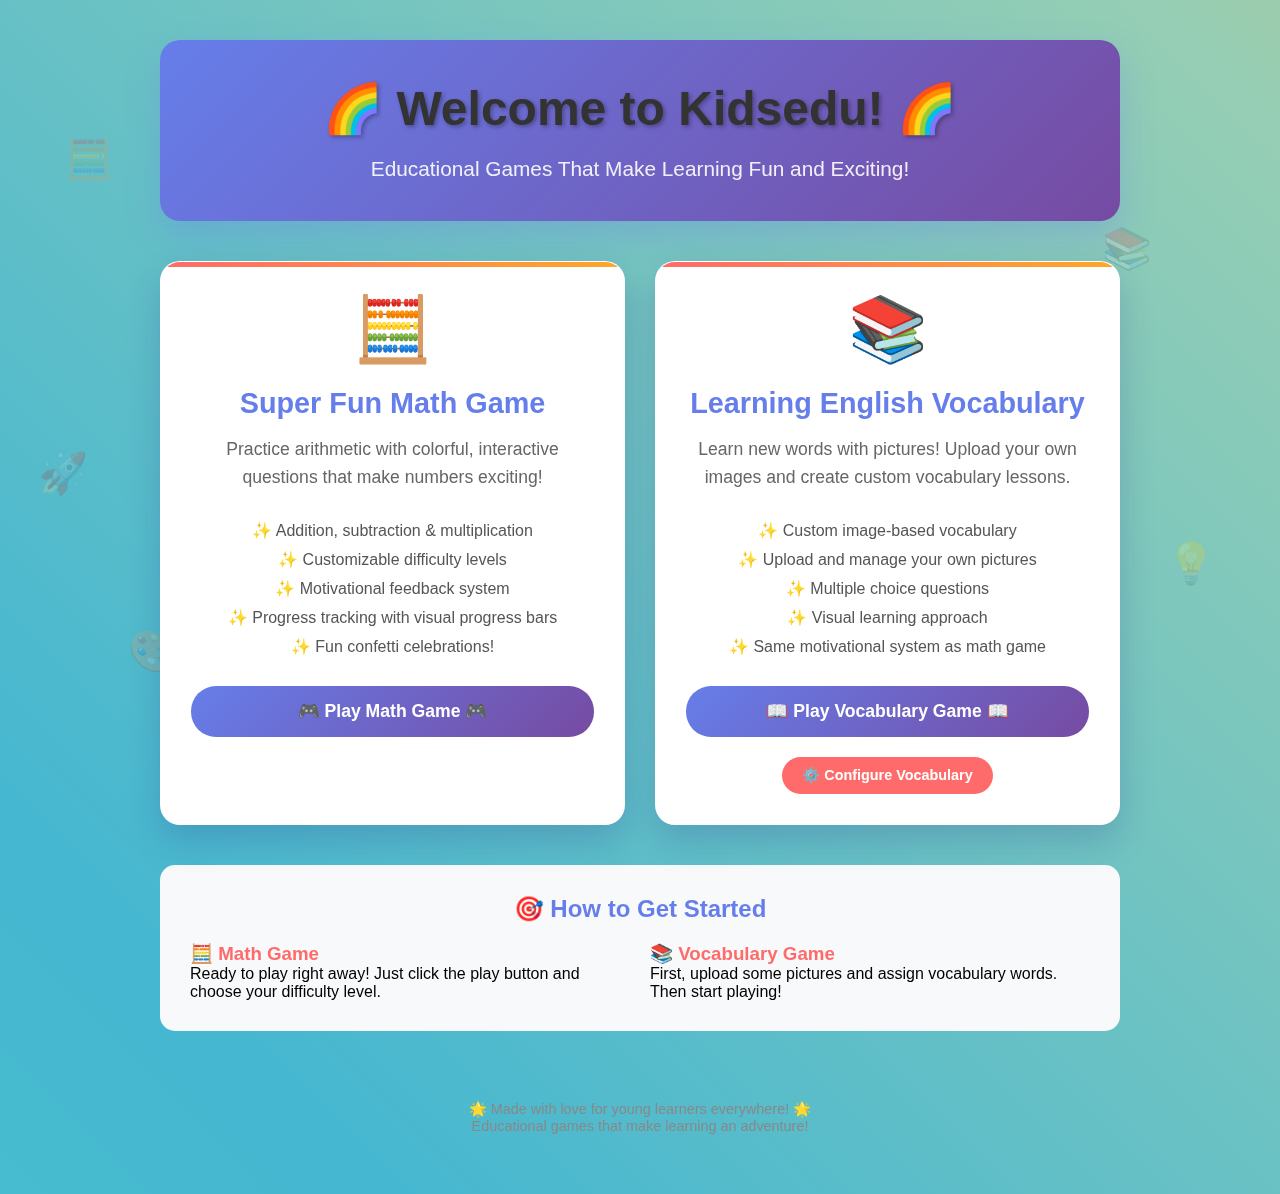
<file: static/index.html>
<!DOCTYPE html>
<html lang="en">
<head>
    <meta charset="UTF-8">
    <meta name="viewport" content="width=device-width, initial-scale=1.0">
    <title>🌈 Kidsedu - Educational Games for Kids! 🌈</title>
    <link rel="stylesheet" href="/static/math_game.css">
    <style>
        .home-container {
            max-width: 1000px;
            margin: 0 auto;
            padding: 20px;
            text-align: center;
        }
        
        .welcome-section {
            background: linear-gradient(135deg, #667eea 0%, #764ba2 100%);
            color: white;
            padding: 40px 20px;
            border-radius: 20px;
            margin-bottom: 40px;
            box-shadow: 0 15px 35px rgba(102, 126, 234, 0.3);
        }
        
        .welcome-section h1 {
            font-size: 3rem;
            margin-bottom: 20px;
            text-shadow: 2px 2px 4px rgba(0,0,0,0.3);
        }
        
        .welcome-section p {
            font-size: 1.3rem;
            margin-bottom: 0;
            opacity: 0.9;
        }
        
        .games-grid {
            display: grid;
            grid-template-columns: repeat(auto-fit, minmax(400px, 1fr));
            gap: 30px;
            margin-bottom: 40px;
        }
        
        .game-card {
            background: white;
            border-radius: 20px;
            padding: 30px;
            box-shadow: 0 15px 35px rgba(31, 38, 135, 0.2);
            border: 1px solid rgba(255, 255, 255, 0.18);
            transition: all 0.3s ease;
            position: relative;
            overflow: hidden;
        }
        
        .game-card:hover {
            transform: translateY(-10px);
            box-shadow: 0 20px 40px rgba(31, 38, 135, 0.3);
        }
        
        .game-card::before {
            content: '';
            position: absolute;
            top: 0;
            left: 0;
            right: 0;
            height: 5px;
            background: linear-gradient(135deg, #ff6b6b 0%, #ffa726 100%);
        }
        
        .game-icon {
            font-size: 4rem;
            margin-bottom: 20px;
            display: block;
        }
        
        .game-title {
            font-size: 1.8rem;
            font-weight: bold;
            color: #667eea;
            margin-bottom: 15px;
        }
        
        .game-description {
            color: #666;
            font-size: 1.1rem;
            margin-bottom: 25px;
            line-height: 1.6;
        }
        
        .game-features {
            list-style: none;
            padding: 0;
            margin-bottom: 25px;
        }
        
        .game-features li {
            padding: 5px 0;
            color: #555;
        }
        
        .game-features li::before {
            content: '✨ ';
            color: #ffa726;
        }
        
        .play-btn {
            display: inline-block;
            padding: 15px 30px;
            background: linear-gradient(135deg, #667eea 0%, #764ba2 100%);
            color: white;
            text-decoration: none;
            border-radius: 25px;
            font-weight: bold;
            font-size: 1.1rem;
            transition: all 0.3s ease;
            border: none;
            cursor: pointer;
            width: 100%;
            margin-bottom: 10px;
        }
        
        .play-btn:hover {
            transform: translateY(-2px);
            box-shadow: 0 8px 20px rgba(102, 126, 234, 0.3);
        }
        
        .config-btn {
            display: inline-block;
            padding: 10px 20px;
            background: #ff6b6b;
            color: white;
            text-decoration: none;
            border-radius: 20px;
            font-weight: bold;
            font-size: 0.9rem;
            transition: all 0.3s ease;
            margin-top: 10px;
        }
        
        .config-btn:hover {
            background: #ff5252;
            transform: translateY(-2px);
        }
        
        .floating-symbols {
            position: fixed;
            font-size: 2.5rem;
            color: rgba(102, 126, 234, 0.2);
            animation: float 8s ease-in-out infinite;
            pointer-events: none;
            z-index: -1;
        }
        
        .floating-symbols:nth-child(1) { top: 15%; left: 5%; animation-delay: 0s; }
        .floating-symbols:nth-child(2) { top: 25%; right: 10%; animation-delay: 1.5s; }
        .floating-symbols:nth-child(3) { bottom: 25%; left: 10%; animation-delay: 3s; }
        .floating-symbols:nth-child(4) { bottom: 35%; right: 15%; animation-delay: 4.5s; }
        .floating-symbols:nth-child(5) { top: 50%; left: 3%; animation-delay: 6s; }
        .floating-symbols:nth-child(6) { top: 60%; right: 5%; animation-delay: 7.5s; }
        
        @keyframes float {
            0%, 100% { transform: translateY(0px) rotate(0deg); opacity: 0.2; }
            25% { transform: translateY(-25px) rotate(10deg); opacity: 0.4; }
            50% { transform: translateY(-15px) rotate(-10deg); opacity: 0.3; }
            75% { transform: translateY(-20px) rotate(5deg); opacity: 0.4; }
        }
        
        .footer {
            margin-top: 50px;
            padding: 20px;
            color: #888;
            font-size: 0.9rem;
        }
        
        @media (max-width: 768px) {
            .welcome-section h1 {
                font-size: 2rem;
            }
            
            .welcome-section p {
                font-size: 1.1rem;
            }
            
            .games-grid {
                grid-template-columns: 1fr;
                gap: 20px;
            }
            
            .game-card {
                padding: 20px;
            }
        }
    </style>
</head>
<body>
    <!-- Floating educational symbols -->
    <div class="floating-symbols">🧮</div>
    <div class="floating-symbols">📚</div>
    <div class="floating-symbols">🎨</div>
    <div class="floating-symbols">🌟</div>
    <div class="floating-symbols">🚀</div>
    <div class="floating-symbols">💡</div>

    <div class="home-container">
        <div class="welcome-section">
            <h1>🌈 Welcome to Kidsedu! 🌈</h1>
            <p>Educational Games That Make Learning Fun and Exciting!</p>
        </div>
        
        <div class="games-grid">
            <!-- Math Game Card -->
            <div class="game-card">
                <div class="game-icon">🧮</div>
                <div class="game-title">Super Fun Math Game</div>
                <div class="game-description">
                    Practice arithmetic with colorful, interactive questions that make numbers exciting!
                </div>
                <ul class="game-features">
                    <li>Addition, subtraction & multiplication</li>
                    <li>Customizable difficulty levels</li>
                    <li>Motivational feedback system</li>
                    <li>Progress tracking with visual progress bars</li>
                    <li>Fun confetti celebrations!</li>
                </ul>
                <a href="/math" class="play-btn">🎮 Play Math Game 🎮</a>
            </div>
            
            <!-- Vocabulary Game Card -->
            <div class="game-card">
                <div class="game-icon">📚</div>
                <div class="game-title">Learning English Vocabulary</div>
                <div class="game-description">
                    Learn new words with pictures! Upload your own images and create custom vocabulary lessons.
                </div>
                <ul class="game-features">
                    <li>Custom image-based vocabulary</li>
                    <li>Upload and manage your own pictures</li>
                    <li>Multiple choice questions</li>
                    <li>Visual learning approach</li>
                    <li>Same motivational system as math game</li>
                </ul>
                <a href="/vocabulary" class="play-btn">📖 Play Vocabulary Game 📖</a>
                <a href="/vocabulary/config" class="config-btn">⚙️ Configure Vocabulary</a>
            </div>
        </div>
        
        <div style="background: #f8f9fa; padding: 30px; border-radius: 15px; margin-bottom: 30px;">
            <h2 style="color: #667eea; margin-bottom: 20px;">🎯 How to Get Started</h2>
            <div style="display: grid; grid-template-columns: repeat(auto-fit, minmax(250px, 1fr)); gap: 20px; text-align: left;">
                <div>
                    <h3 style="color: #ff6b6b;">🧮 Math Game</h3>
                    <p>Ready to play right away! Just click the play button and choose your difficulty level.</p>
                </div>
                <div>
                    <h3 style="color: #ff6b6b;">📚 Vocabulary Game</h3>
                    <p>First, upload some pictures and assign vocabulary words. Then start playing!</p>
                </div>
            </div>
        </div>
        
        <div class="footer">
            <p>🌟 Made with love for young learners everywhere! 🌟</p>
            <p>Educational games that make learning an adventure!</p>
        </div>
    </div>

    <script>
        // Add some interactive hover effects
        document.querySelectorAll('.game-card').forEach(card => {
            card.addEventListener('mouseenter', () => {
                card.style.transform = 'translateY(-10px) scale(1.02)';
            });
            
            card.addEventListener('mouseleave', () => {
                card.style.transform = 'translateY(0) scale(1)';
            });
        });

        // Add click effect for buttons
        document.querySelectorAll('.play-btn, .config-btn').forEach(btn => {
            btn.addEventListener('click', (e) => {
                // Create ripple effect
                const ripple = document.createElement('span');
                const rect = btn.getBoundingClientRect();
                const size = Math.max(rect.width, rect.height);
                const x = e.clientX - rect.left - size / 2;
                const y = e.clientY - rect.top - size / 2;
                
                ripple.style.cssText = `
                    position: absolute;
                    width: ${size}px;
                    height: ${size}px;
                    left: ${x}px;
                    top: ${y}px;
                    background: rgba(255, 255, 255, 0.3);
                    border-radius: 50%;
                    transform: scale(0);
                    animation: ripple 0.6s linear;
                    pointer-events: none;
                `;
                
                btn.style.position = 'relative';
                btn.style.overflow = 'hidden';
                btn.appendChild(ripple);
                
                setTimeout(() => ripple.remove(), 600);
            });
        });
        
        // Add ripple animation
        const style = document.createElement('style');
        style.textContent = `
            @keyframes ripple {
                to {
                    transform: scale(4);
                    opacity: 0;
                }
            }
        `;
        document.head.appendChild(style);
    </script>
</body>
</html>
</file>
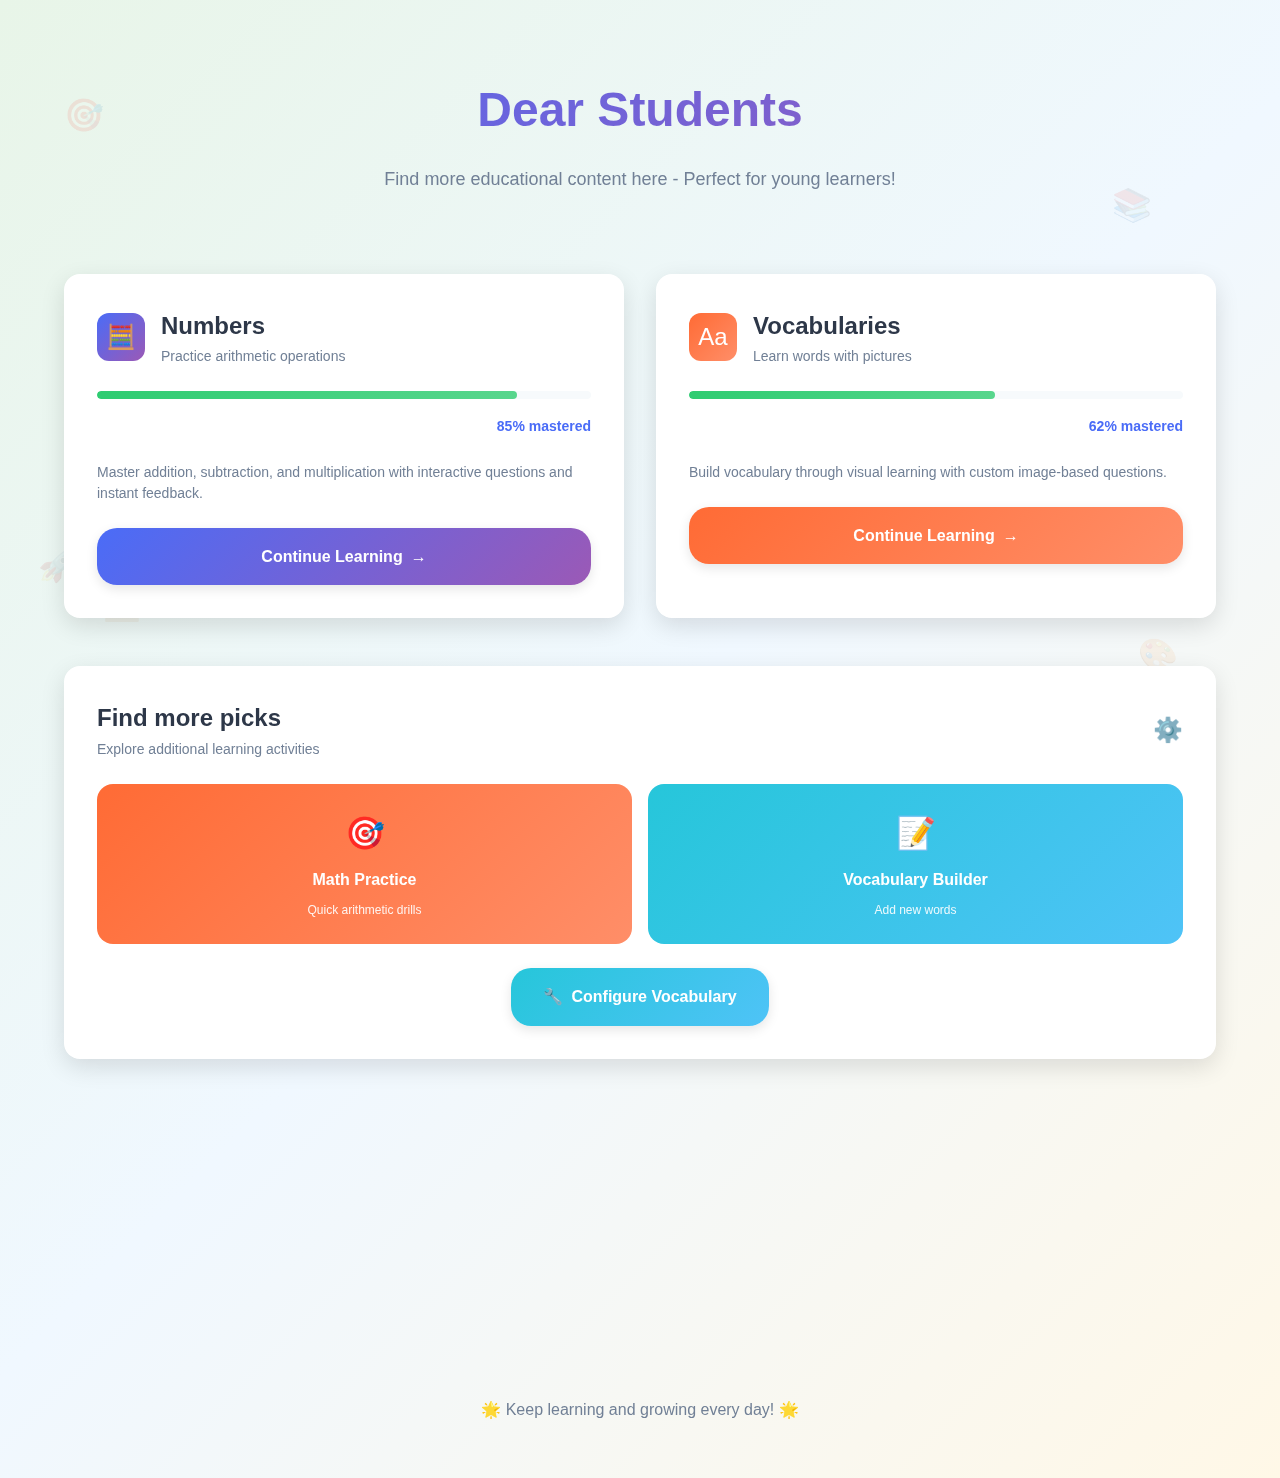
<file: static/index_modern.html>
<!DOCTYPE html>
<html lang="en">
<head>
    <meta charset="UTF-8">
    <meta name="viewport" content="width=device-width, initial-scale=1.0">
    <title>Kidsedu - Educational Games for Kids</title>
    <link rel="stylesheet" href="/static/modern_design.css">
</head>
<body>
    <!-- Floating elements -->
    <div class="floating-element" style="top: 10%; left: 5%; animation-delay: 0s;">🎯</div>
    <div class="floating-element" style="top: 20%; right: 10%; animation-delay: 1.5s;">📚</div>
    <div class="floating-element" style="bottom: 30%; left: 8%; animation-delay: 3s;">🧮</div>
    <div class="floating-element" style="bottom: 20%; right: 5%; animation-delay: 4.5s;">⭐</div>
    <div class="floating-element" style="top: 60%; left: 3%; animation-delay: 6s;">🚀</div>
    <div class="floating-element" style="top: 70%; right: 8%; animation-delay: 7.5s;">🎨</div>

    <div class="modern-container">
        <!-- Hero Section -->
        <div class="game-hero">
            <h1>Dear Students</h1>
            <p>Find more educational content here - Perfect for young learners!</p>
        </div>

        <!-- Main Game Cards -->
        <div class="modern-grid modern-grid-2" style="margin-bottom: 3rem;">
            <!-- Math Game Card -->
            <div class="modern-card animate-slide-in" style="animation-delay: 0.1s;">
                <div class="modern-card-header">
                    <div class="modern-card-icon" style="background: var(--gradient-blue);">
                        <span>🧮</span>
                    </div>
                    <div>
                        <h3 class="modern-card-title">Numbers</h3>
                        <p class="modern-card-subtitle">Practice arithmetic operations</p>
                    </div>
                </div>
                
                <div class="modern-progress">
                    <div class="modern-progress-fill" style="width: 85%"></div>
                </div>
                <div class="modern-progress-text">85% mastered</div>
                
                <div style="margin: 1.5rem 0;">
                    <p style="color: #718096; font-size: 14px; line-height: 1.5;">
                        Master addition, subtraction, and multiplication with interactive questions and instant feedback.
                    </p>
                </div>
                
                <a href="/math" class="modern-btn modern-btn-primary" style="width: 100%;">
                    <span>Continue Learning</span>
                    <span>→</span>
                </a>
            </div>

            <!-- Vocabulary Game Card -->
            <div class="modern-card animate-slide-in" style="animation-delay: 0.2s;">
                <div class="modern-card-header">
                    <div class="modern-card-icon" style="background: var(--gradient-orange);">
                        <span>Aa</span>
                    </div>
                    <div>
                        <h3 class="modern-card-title">Vocabularies</h3>
                        <p class="modern-card-subtitle">Learn words with pictures</p>
                    </div>
                </div>
                
                <div class="modern-progress">
                    <div class="modern-progress-fill" style="width: 62%"></div>
                </div>
                <div class="modern-progress-text">62% mastered</div>
                
                <div style="margin: 1.5rem 0;">
                    <p style="color: #718096; font-size: 14px; line-height: 1.5;">
                        Build vocabulary through visual learning with custom image-based questions.
                    </p>
                </div>
                
                <a href="/vocabulary" class="modern-btn modern-btn-secondary" style="width: 100%;">
                    <span>Continue Learning</span>
                    <span>→</span>
                </a>
            </div>
        </div>

        <!-- Quick Actions Section -->
        <div class="modern-card animate-slide-in" style="animation-delay: 0.3s; margin-bottom: 3rem;">
            <div class="modern-card-header" style="justify-content: space-between;">
                <div>
                    <h3 class="modern-card-title">Find more picks</h3>
                    <p class="modern-card-subtitle">Explore additional learning activities</p>
                </div>
                <div style="font-size: 24px;">⚙️</div>
            </div>
            
            <div class="modern-grid modern-grid-2" style="gap: 1rem;">
                <div style="background: var(--gradient-orange); border-radius: var(--radius-lg); padding: 1.5rem; color: white; text-align: center;">
                    <div style="font-size: 2rem; margin-bottom: 0.5rem;">🎯</div>
                    <h4 style="margin: 0 0 0.5rem 0; font-size: 16px;">Math Practice</h4>
                    <p style="margin: 0; font-size: 12px; opacity: 0.9;">Quick arithmetic drills</p>
                </div>
                
                <div style="background: var(--gradient-teal); border-radius: var(--radius-lg); padding: 1.5rem; color: white; text-align: center;">
                    <div style="font-size: 2rem; margin-bottom: 0.5rem;">📝</div>
                    <h4 style="margin: 0 0 0.5rem 0; font-size: 16px;">Vocabulary Builder</h4>
                    <p style="margin: 0; font-size: 12px; opacity: 0.9;">Add new words</p>
                </div>
            </div>
            
            <div style="margin-top: 1.5rem; text-align: center;">
                <a href="/vocabulary/config" class="modern-btn modern-btn-teal">
                    <span>🔧</span>
                    <span>Configure Vocabulary</span>
                </a>
            </div>
        </div>

        <!-- Achievement Stats -->
        <div class="modern-grid modern-grid-3 animate-slide-in" style="animation-delay: 0.4s;">
            <div class="modern-card" style="text-align: center; background: var(--gradient-blue); color: white;">
                <div style="font-size: 2.5rem; margin-bottom: 0.5rem;">🏆</div>
                <h4 style="font-size: 1.5rem; margin: 0 0 0.5rem 0;">25</h4>
                <p style="margin: 0; opacity: 0.9;">Problems Solved</p>
            </div>
            
            <div class="modern-card" style="text-align: center; background: var(--gradient-orange); color: white;">
                <div style="font-size: 2.5rem; margin-bottom: 0.5rem;">🎯</div>
                <h4 style="font-size: 1.5rem; margin: 0 0 0.5rem 0;">12</h4>
                <p style="margin: 0; opacity: 0.9;">Words Learned</p>
            </div>
            
            <div class="modern-card" style="text-align: center; background: var(--gradient-success); color: white;">
                <div style="font-size: 2.5rem; margin-bottom: 0.5rem;">⭐</div>
                <h4 style="font-size: 1.5rem; margin: 0 0 0.5rem 0;">89%</h4>
                <p style="margin: 0; opacity: 0.9;">Average Score</p>
            </div>
        </div>

        <!-- Footer -->
        <div style="text-align: center; margin-top: 3rem; padding: 2rem 0; color: #718096;">
            <p style="margin: 0;">🌟 Keep learning and growing every day! 🌟</p>
        </div>
    </div>

    <script>
        // Add entrance animations
        document.addEventListener('DOMContentLoaded', () => {
            const cards = document.querySelectorAll('.animate-slide-in');
            
            const observer = new IntersectionObserver((entries) => {
                entries.forEach(entry => {
                    if (entry.isIntersecting) {
                        entry.target.style.opacity = '1';
                        entry.target.style.transform = 'translateY(0)';
                    }
                });
            }, { threshold: 0.1 });

            cards.forEach(card => {
                card.style.opacity = '0';
                card.style.transform = 'translateY(30px)';
                card.style.transition = 'all 0.6s ease forwards';
                observer.observe(card);
            });
        });

        // Add button click effects
        document.querySelectorAll('.modern-btn').forEach(btn => {
            btn.addEventListener('click', function(e) {
                // Create ripple effect
                const ripple = document.createElement('span');
                const rect = this.getBoundingClientRect();
                const size = Math.max(rect.width, rect.height);
                const x = e.clientX - rect.left - size / 2;
                const y = e.clientY - rect.top - size / 2;
                
                ripple.style.cssText = `
                    position: absolute;
                    width: ${size}px;
                    height: ${size}px;
                    left: ${x}px;
                    top: ${y}px;
                    background: rgba(255, 255, 255, 0.4);
                    border-radius: 50%;
                    transform: scale(0);
                    animation: ripple 0.6s linear;
                    pointer-events: none;
                `;
                
                this.style.position = 'relative';
                this.style.overflow = 'hidden';
                this.appendChild(ripple);
                
                setTimeout(() => ripple.remove(), 600);
            });
        });
        
        // Add ripple animation
        const style = document.createElement('style');
        style.textContent = `
            @keyframes ripple {
                to {
                    transform: scale(4);
                    opacity: 0;
                }
            }
        `;
        document.head.appendChild(style);
    </script>
</body>
</html>
</file>
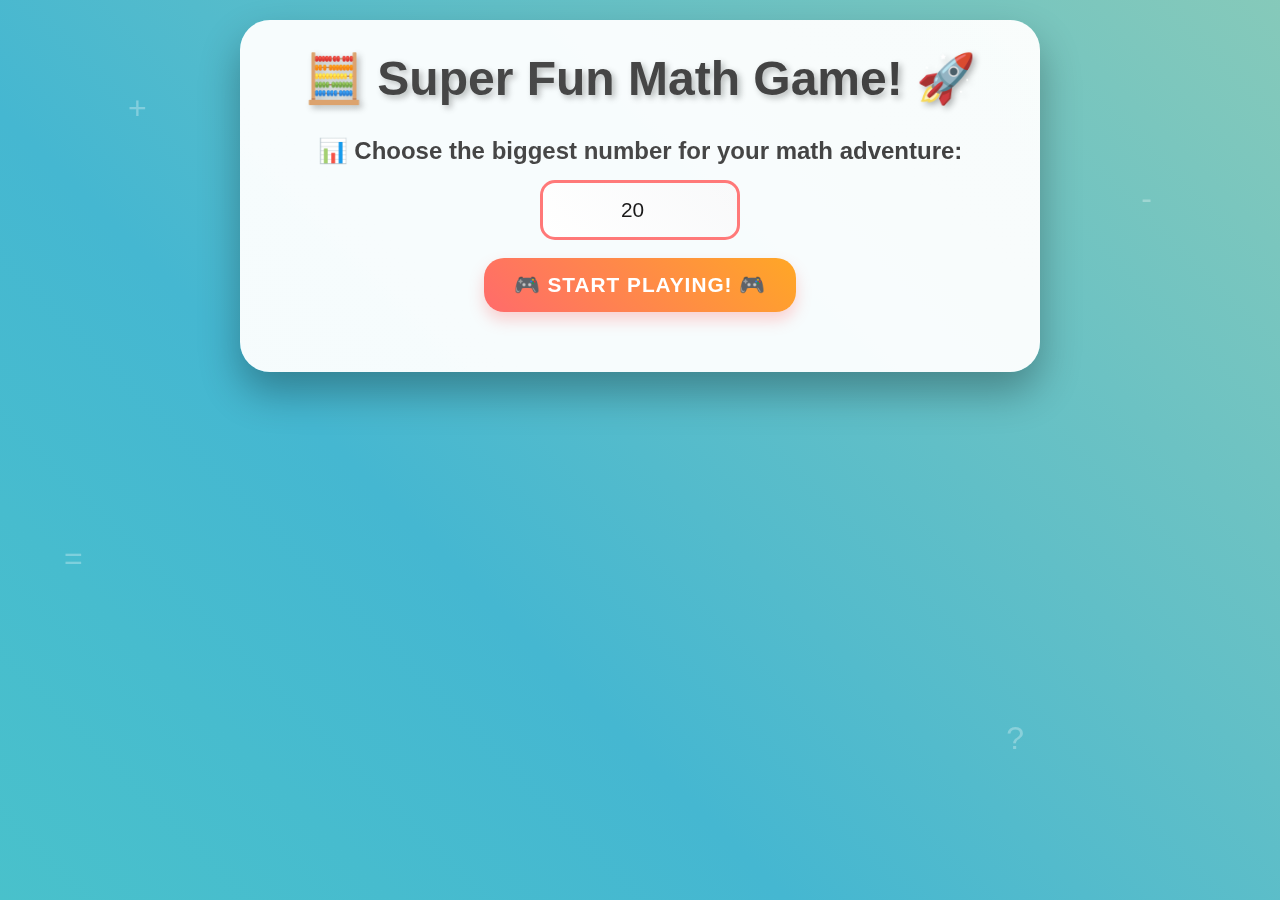
<file: static/math_game.html>
<!DOCTYPE html>
<html lang="en">
<head>
    <meta charset="UTF-8">
    <meta name="viewport" content="width=device-width, initial-scale=1.0">
    <title>🌈 Super Fun Math Game! 🌈</title>
    <link rel="stylesheet" href="/static/math_game.css">
</head>
<body>
    <!-- Floating math symbols -->
    <div class="math-symbol">+</div>
    <div class="math-symbol">-</div>
    <div class="math-symbol">=</div>
    <div class="math-symbol">?</div>

    <div class="container">
        <h1>🧮 Super Fun Math Game! 🚀</h1>
        
        <!-- Setup Section -->
        <div id="setup-section" class="setup-section">
            <label for="max-number">📊 Choose the biggest number for your math adventure:</label>
            <input type="number" id="max-number" value="20" min="5" max="100">
            <br><br>
            <button class="btn btn-primary" onclick="startGame()">🎮 Start Playing! 🎮</button>
        </div>

        <!-- Game Section -->
        <div id="game-section" class="hidden">
            <div class="progress-bar">
                <div class="progress-fill" id="progress-fill" style="width: 0%"></div>
            </div>
            <div id="current-question">Question will appear here</div>
            <div class="text-center" style="margin: 20px 0;">
                <button class="btn btn-success" onclick="submitAnswer()" id="submit-btn" disabled>
                    ✨ Answer! ✨
                </button>
            </div>
        </div>

        <!-- Results Section -->
        <div id="results-section" class="hidden">
            <div class="score-display">
                <div class="score-number" id="final-score">0/10</div>
                <div class="motivation-message" id="motivation-message">Great job!</div>
                <div style="margin-top: 20px;">
                    <button class="btn btn-info" onclick="playAgain()">🔄 Play Again! 🔄</button>
                </div>
            </div>
        </div>
    </div>

    <script>
        let currentGame = {
            questions: [],
            currentQuestionIndex: 0,
            userAnswers: [],
            correctAnswers: []
        };

        async function startGame() {
            const maxNumber = parseInt(document.getElementById('max-number').value);
            
            if (maxNumber < 5 || maxNumber > 100) {
                alert('🤔 Please choose a number between 5 and 100! 🤔');
                return;
            }

            try {
                const response = await fetch('/math/generate', {
                    method: 'POST',
                    headers: {
                        'Content-Type': 'application/json',
                    },
                    body: JSON.stringify({ max_number: maxNumber })
                });

                if (!response.ok) {
                    throw new Error('Failed to generate questions');
                }

                const data = await response.json();
                currentGame.questions = data.questions;
                currentGame.correctAnswers = data.questions.map(q => q.answer);
                currentGame.currentQuestionIndex = 0;
                currentGame.userAnswers = [];

                // Hide setup, show game
                document.getElementById('setup-section').classList.add('hidden');
                document.getElementById('game-section').classList.remove('hidden');
                document.getElementById('results-section').classList.add('hidden');

                displayCurrentQuestion();
            } catch (error) {
                console.error('Error starting game:', error);
                alert('😅 Oops! Something went wrong. Please try again! 😅');
            }
        }

        function displayCurrentQuestion() {
            const question = currentGame.questions[currentGame.currentQuestionIndex];
            const questionContainer = document.getElementById('current-question');
            
            // Update progress bar
            const progress = ((currentGame.currentQuestionIndex + 1) / currentGame.questions.length) * 100;
            document.getElementById('progress-fill').style.width = progress + '%';

            questionContainer.innerHTML = `
                <div class="question-container">
                    <div class="question-number">
                        Question ${currentGame.currentQuestionIndex + 1} of ${currentGame.questions.length}
                    </div>
                    <div class="question-text">${question.question}</div>
                    <div class="options">
                        ${question.options.map((option, index) => `
                            <div class="option" onclick="selectOption(${option}, this)">
                                ${option}
                            </div>
                        `).join('')}
                    </div>
                </div>
            `;

            // Disable submit button until an option is selected
            document.getElementById('submit-btn').disabled = true;
        }

        function selectOption(value, element) {
            // Remove previous selections
            document.querySelectorAll('.option').forEach(opt => {
                opt.classList.remove('selected');
            });
            
            // Select current option
            element.classList.add('selected');
            currentGame.selectedAnswer = value;
            
            // Enable submit button
            document.getElementById('submit-btn').disabled = false;
        }

        function submitAnswer() {
            if (currentGame.selectedAnswer === undefined) {
                return;
            }

            // Store the answer
            currentGame.userAnswers.push(currentGame.selectedAnswer);
            currentGame.selectedAnswer = undefined;

            // Move to next question or show results
            currentGame.currentQuestionIndex++;
            
            if (currentGame.currentQuestionIndex < currentGame.questions.length) {
                displayCurrentQuestion();
            } else {
                showResults();
            }
        }

        async function showResults() {
            try {
                const response = await fetch('/math/check', {
                    method: 'POST',
                    headers: {
                        'Content-Type': 'application/json',
                    },
                    body: JSON.stringify({
                        answers: currentGame.userAnswers,
                        correct_answers: currentGame.correctAnswers
                    })
                });

                if (!response.ok) {
                    throw new Error('Failed to check answers');
                }

                const results = await response.json();
                
                // Hide game section, show results
                document.getElementById('game-section').classList.add('hidden');
                document.getElementById('results-section').classList.remove('hidden');

                // Display results
                document.getElementById('final-score').textContent = 
                    `${results.score}/${results.total} (${Math.round(results.percentage)}%)`;
                document.getElementById('motivation-message').textContent = results.message;

                // Add confetti for good scores
                if (results.percentage >= 70) {
                    createConfetti();
                }

            } catch (error) {
                console.error('Error checking answers:', error);
                alert('😅 Oops! Something went wrong checking your answers. 😅');
            }
        }

        function playAgain() {
            // Show setup section again
            document.getElementById('setup-section').classList.remove('hidden');
            document.getElementById('game-section').classList.add('hidden');
            document.getElementById('results-section').classList.add('hidden');
            
            // Reset game state
            currentGame = {
                questions: [],
                currentQuestionIndex: 0,
                userAnswers: [],
                correctAnswers: []
            };
        }

        function createConfetti() {
            const colors = ['#ff6b6b', '#4ecdc4', '#45b7d1', '#96ceb4', '#ffa726', '#ab47bc'];
            
            for (let i = 0; i < 50; i++) {
                setTimeout(() => {
                    const confetti = document.createElement('div');
                    confetti.className = 'confetti';
                    confetti.style.left = Math.random() * 100 + 'vw';
                    confetti.style.backgroundColor = colors[Math.floor(Math.random() * colors.length)];
                    confetti.style.animationDuration = (Math.random() * 3 + 2) + 's';
                    document.body.appendChild(confetti);
                    
                    // Remove confetti after animation
                    setTimeout(() => {
                        if (confetti.parentNode) {
                            confetti.parentNode.removeChild(confetti);
                        }
                    }, 5000);
                }, i * 100);
            }
        }

        // Allow Enter key to submit answers
        document.addEventListener('keydown', function(event) {
            if (event.key === 'Enter') {
                const submitBtn = document.getElementById('submit-btn');
                if (!submitBtn.disabled && !submitBtn.classList.contains('hidden')) {
                    submitAnswer();
                }
            }
        });

        // Add some extra fun with keyboard shortcuts
        document.addEventListener('keydown', function(event) {
            if (event.key >= '1' && event.key <= '4') {
                const options = document.querySelectorAll('.option');
                const optionIndex = parseInt(event.key) - 1;
                if (options[optionIndex]) {
                    const optionValue = parseInt(options[optionIndex].textContent);
                    selectOption(optionValue, options[optionIndex]);
                }
            }
        });
    </script>
</body>
</html>
</file>
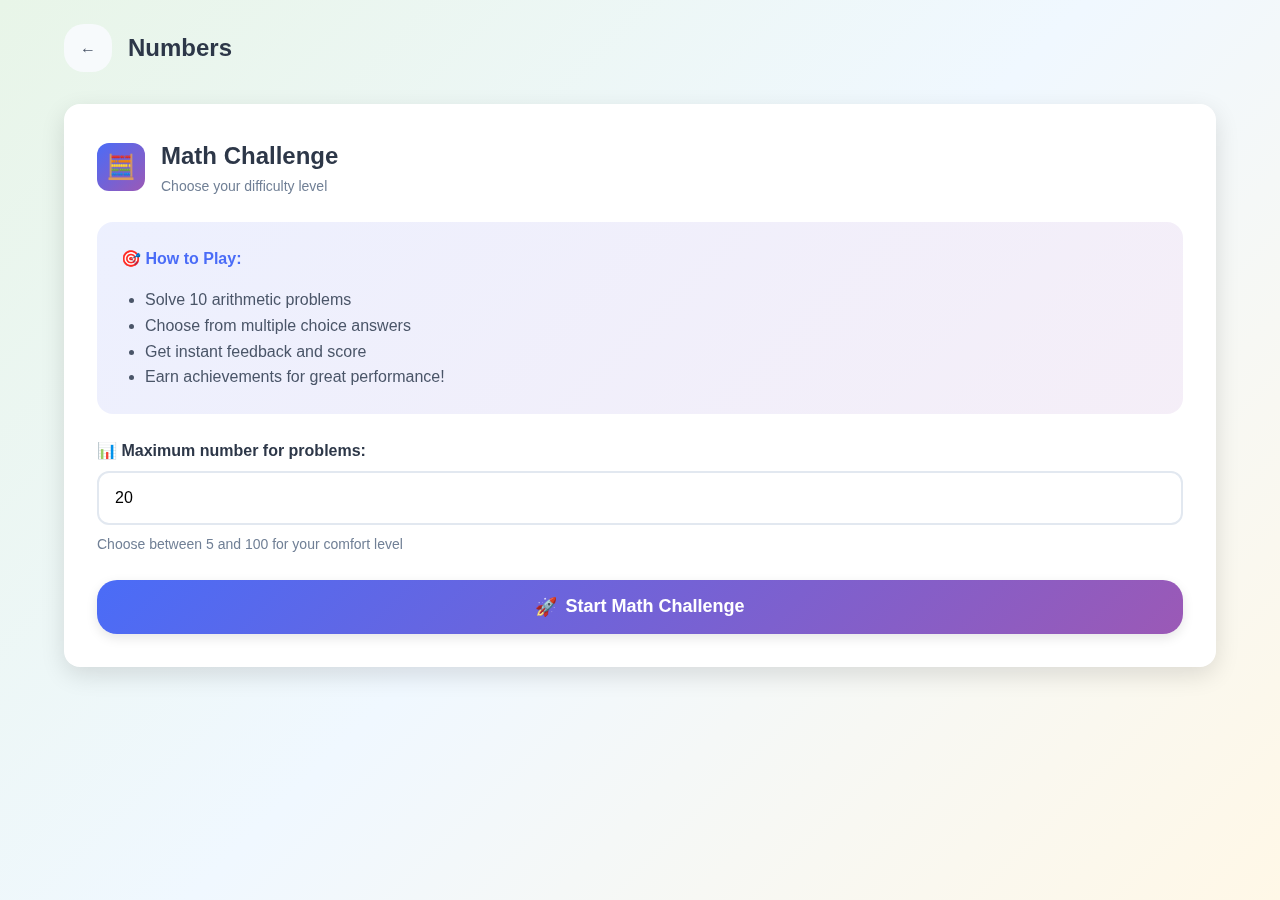
<file: static/math_game_modern.html>
<!DOCTYPE html>
<html lang="en">
<head>
    <meta charset="UTF-8">
    <meta name="viewport" content="width=device-width, initial-scale=1.0">
    <title>Numbers - Math Game</title>
    <link rel="stylesheet" href="/static/modern_design.css">
</head>
<body>
    <!-- Floating elements -->
    <div class="floating-element" style="top: 15%; left: 8%; animation-delay: 0s;">➕</div>
    <div class="floating-element" style="top: 25%; right: 12%; animation-delay: 1s;">➖</div>
    <div class="floating-element" style="bottom: 25%; left: 15%; animation-delay: 2s;">✖️</div>
    <div class="floating-element" style="bottom: 35%; right: 8%; animation-delay: 3s;">🔢</div>

    <div class="modern-container">
        <!-- Navigation -->
        <div style="display: flex; align-items: center; gap: 1rem; margin-bottom: 2rem;">
            <a href="/" class="modern-btn" style="background: #F7FAFC; color: #4A5568; padding: 0.5rem 1rem;">
                <span>←</span>
            </a>
            <h1 style="margin: 0; font-size: 1.5rem; color: #2D3748;">Numbers</h1>
        </div>

        <!-- Setup Section -->
        <div id="setup-section" class="modern-card animate-slide-in">
            <div class="modern-card-header">
                <div class="modern-card-icon" style="background: var(--gradient-blue);">
                    <span>🧮</span>
                </div>
                <div>
                    <h3 class="modern-card-title">Math Challenge</h3>
                    <p class="modern-card-subtitle">Choose your difficulty level</p>
                </div>
            </div>

            <div style="background: linear-gradient(135deg, rgba(74, 108, 247, 0.1) 0%, rgba(155, 89, 182, 0.1) 100%); padding: 1.5rem; border-radius: var(--radius-lg); margin: 1.5rem 0;">
                <h4 style="margin: 0 0 1rem 0; color: var(--primary-blue);">🎯 How to Play:</h4>
                <ul style="margin: 0; padding-left: 1.5rem; color: #4A5568; line-height: 1.6;">
                    <li>Solve 10 arithmetic problems</li>
                    <li>Choose from multiple choice answers</li>
                    <li>Get instant feedback and score</li>
                    <li>Earn achievements for great performance!</li>
                </ul>
            </div>

            <div style="margin: 1.5rem 0;">
                <label for="max-number" style="display: block; font-weight: 600; color: #2D3748; margin-bottom: 0.5rem;">
                    📊 Maximum number for problems:
                </label>
                <input type="number" id="max-number" value="20" min="5" max="100" 
                       style="width: 100%; padding: 1rem; border: 2px solid #E2E8F0; border-radius: var(--radius-base); font-size: 1rem; transition: border-color 0.3s ease;">
                <div style="font-size: 0.875rem; color: #718096; margin-top: 0.5rem;">
                    Choose between 5 and 100 for your comfort level
                </div>
            </div>

            <button class="modern-btn modern-btn-primary animate-pulse" onclick="startGame()" style="width: 100%; font-size: 1.125rem; padding: 1rem;">
                <span>🚀</span>
                <span>Start Math Challenge</span>
            </button>
        </div>

        <!-- Game Section -->
        <div id="game-section" class="hidden">
            <!-- Progress Header -->
            <div class="modern-card" style="margin-bottom: 1.5rem;">
                <div style="display: flex; justify-content: between; align-items: center; margin-bottom: 1rem;">
                    <div>
                        <div id="question-counter" style="font-size: 0.875rem; font-weight: 600; color: var(--primary-blue);">
                            Question 1 of 10
                        </div>
                        <div style="font-size: 0.75rem; color: #718096; margin-top: 0.25rem;">
                            Keep going! You're doing great 💪
                        </div>
                    </div>
                    <div style="background: var(--gradient-blue); color: white; padding: 0.5rem 1rem; border-radius: var(--radius-xl); font-weight: 600; font-size: 0.875rem;">
                        <span id="current-score">0</span>/10
                    </div>
                </div>
                <div class="modern-progress">
                    <div class="modern-progress-fill" id="progress-fill" style="width: 0%"></div>
                </div>
            </div>

            <!-- Question Card -->
            <div id="current-question" class="question-card animate-slide-in">
                <!-- Dynamic content will be inserted here -->
            </div>

            <!-- Submit Button -->
            <div style="text-align: center; margin-top: 1.5rem;">
                <button class="modern-btn modern-btn-success" onclick="submitAnswer()" id="submit-btn" disabled style="font-size: 1.125rem; padding: 1rem 2rem;">
                    <span>✨</span>
                    <span>Submit Answer</span>
                </button>
            </div>
        </div>

        <!-- Results Section -->
        <div id="results-section" class="hidden">
            <div class="results-card animate-slide-in">
                <div style="font-size: 3rem; margin-bottom: 1rem;">🎉</div>
                <div class="results-score" id="final-score">8/10</div>
                <div class="results-message" id="motivation-message">Excellent work! You're amazing at math!</div>
                
                <div style="display: flex; gap: 1rem; justify-content: center; flex-wrap: wrap;">
                    <button class="modern-btn" onclick="playAgain()" style="background: rgba(255,255,255,0.2); color: white; border: 2px solid rgba(255,255,255,0.3);">
                        <span>🔄</span>
                        <span>Try Again</span>
                    </button>
                    <a href="/" class="modern-btn" style="background: white; color: var(--primary-blue);">
                        <span>🏠</span>
                        <span>Home</span>
                    </a>
                </div>
            </div>
        </div>
    </div>

    <script>
        let currentGame = {
            questions: [],
            currentQuestionIndex: 0,
            userAnswers: [],
            correctAnswers: [],
            score: 0
        };

        // Add input styling
        document.getElementById('max-number').addEventListener('focus', function() {
            this.style.borderColor = 'var(--primary-blue)';
            this.style.boxShadow = '0 0 0 3px rgba(74, 108, 247, 0.1)';
        });

        document.getElementById('max-number').addEventListener('blur', function() {
            this.style.borderColor = '#E2E8F0';
            this.style.boxShadow = 'none';
        });

        async function startGame() {
            const maxNumber = parseInt(document.getElementById('max-number').value);
            
            if (maxNumber < 5 || maxNumber > 100) {
                showToast('🤔 Please choose a number between 5 and 100!', 'warning');
                return;
            }

            try {
                const response = await fetch('/math/generate', {
                    method: 'POST',
                    headers: { 'Content-Type': 'application/json' },
                    body: JSON.stringify({ max_number: maxNumber })
                });

                if (!response.ok) throw new Error('Failed to generate questions');

                const data = await response.json();
                currentGame.questions = data.questions;
                currentGame.correctAnswers = data.questions.map(q => q.answer);
                currentGame.currentQuestionIndex = 0;
                currentGame.userAnswers = [];
                currentGame.score = 0;

                // Transition to game
                document.getElementById('setup-section').classList.add('hidden');
                document.getElementById('game-section').classList.remove('hidden');
                document.getElementById('results-section').classList.add('hidden');

                displayCurrentQuestion();
            } catch (error) {
                console.error('Error starting game:', error);
                showToast('😅 Oops! Something went wrong. Please try again!', 'error');
            }
        }

        function displayCurrentQuestion() {
            const question = currentGame.questions[currentGame.currentQuestionIndex];
            const questionContainer = document.getElementById('current-question');
            
            // Update progress
            const progress = ((currentGame.currentQuestionIndex + 1) / currentGame.questions.length) * 100;
            document.getElementById('progress-fill').style.width = progress + '%';
            document.getElementById('question-counter').textContent = 
                `Question ${currentGame.currentQuestionIndex + 1} of ${currentGame.questions.length}`;
            document.getElementById('current-score').textContent = currentGame.score;

            questionContainer.innerHTML = `
                <div class="question-number">Question ${currentGame.currentQuestionIndex + 1}</div>
                <div class="question-text">${question.question}</div>
                <div class="options-grid">
                    ${question.options.map((option, index) => `
                        <div class="option-card" onclick="selectOption(${option}, this)">
                            ${option}
                        </div>
                    `).join('')}
                </div>
            `;

            document.getElementById('submit-btn').disabled = true;
        }

        function selectOption(value, element) {
            document.querySelectorAll('.option-card').forEach(opt => {
                opt.classList.remove('selected');
            });
            
            element.classList.add('selected');
            currentGame.selectedAnswer = value;
            document.getElementById('submit-btn').disabled = false;
        }

        function submitAnswer() {
            if (currentGame.selectedAnswer === undefined) return;

            // Check if correct
            const isCorrect = currentGame.selectedAnswer === currentGame.correctAnswers[currentGame.currentQuestionIndex];
            if (isCorrect) currentGame.score++;

            currentGame.userAnswers.push(currentGame.selectedAnswer);
            currentGame.selectedAnswer = undefined;
            currentGame.currentQuestionIndex++;
            
            if (currentGame.currentQuestionIndex < currentGame.questions.length) {
                displayCurrentQuestion();
            } else {
                showResults();
            }
        }

        async function showResults() {
            try {
                const response = await fetch('/math/check', {
                    method: 'POST',
                    headers: { 'Content-Type': 'application/json' },
                    body: JSON.stringify({
                        answers: currentGame.userAnswers,
                        correct_answers: currentGame.correctAnswers
                    })
                });

                if (!response.ok) throw new Error('Failed to check answers');

                const results = await response.json();
                
                document.getElementById('game-section').classList.add('hidden');
                document.getElementById('results-section').classList.remove('hidden');

                document.getElementById('final-score').textContent = 
                    `${results.score}/${results.total}`;
                document.getElementById('motivation-message').textContent = results.message;

                if (results.percentage >= 70) {
                    createConfetti();
                }

            } catch (error) {
                console.error('Error checking answers:', error);
                showToast('😅 Oops! Something went wrong checking your answers.', 'error');
            }
        }

        function playAgain() {
            document.getElementById('setup-section').classList.remove('hidden');
            document.getElementById('game-section').classList.add('hidden');
            document.getElementById('results-section').classList.add('hidden');
            
            currentGame = {
                questions: [],
                currentQuestionIndex: 0,
                userAnswers: [],
                correctAnswers: [],
                score: 0
            };
        }

        function createConfetti() {
            const colors = ['#FF6B35', '#4A6CF7', '#26C6DA', '#2ECC71', '#F39C12', '#9B59B6'];
            
            for (let i = 0; i < 50; i++) {
                setTimeout(() => {
                    const confetti = document.createElement('div');
                    confetti.className = 'confetti';
                    confetti.style.left = Math.random() * 100 + 'vw';
                    confetti.style.background = colors[Math.floor(Math.random() * colors.length)];
                    confetti.style.animationDuration = (Math.random() * 3 + 2) + 's';
                    document.body.appendChild(confetti);
                    
                    setTimeout(() => {
                        if (confetti.parentNode) {
                            confetti.parentNode.removeChild(confetti);
                        }
                    }, 5000);
                }, i * 100);
            }
        }

        function showToast(message, type = 'info') {
            const toast = document.createElement('div');
            const colors = {
                info: 'var(--gradient-blue)',
                success: 'var(--gradient-success)',
                warning: 'var(--gradient-orange)',
                error: 'var(--gradient-orange)'
            };
            
            toast.style.cssText = `
                position: fixed;
                top: 20px;
                right: 20px;
                background: ${colors[type]};
                color: white;
                padding: 1rem 1.5rem;
                border-radius: var(--radius-lg);
                box-shadow: var(--shadow-lg);
                z-index: 1000;
                animation: slideInRight 0.3s ease;
                max-width: 300px;
                font-weight: 600;
            `;
            toast.textContent = message;

            document.body.appendChild(toast);
            setTimeout(() => toast.remove(), 3000);
        }

        // Keyboard shortcuts
        document.addEventListener('keydown', function(event) {
            if (event.key === 'Enter') {
                const submitBtn = document.getElementById('submit-btn');
                if (!submitBtn.disabled && !document.getElementById('game-section').classList.contains('hidden')) {
                    submitAnswer();
                }
            }

            if (event.key >= '1' && event.key <= '4') {
                const options = document.querySelectorAll('.option-card');
                const optionIndex = parseInt(event.key) - 1;
                if (options[optionIndex]) {
                    const optionValue = parseInt(options[optionIndex].textContent);
                    selectOption(optionValue, options[optionIndex]);
                }
            }
        });

        // Add CSS for slide animation
        const style = document.createElement('style');
        style.textContent = `
            @keyframes slideInRight {
                from { transform: translateX(100%); opacity: 0; }
                to { transform: translateX(0); opacity: 1; }
            }
            .hidden { display: none !important; }
        `;
        document.head.appendChild(style);
    </script>
</body>
</html>
</file>
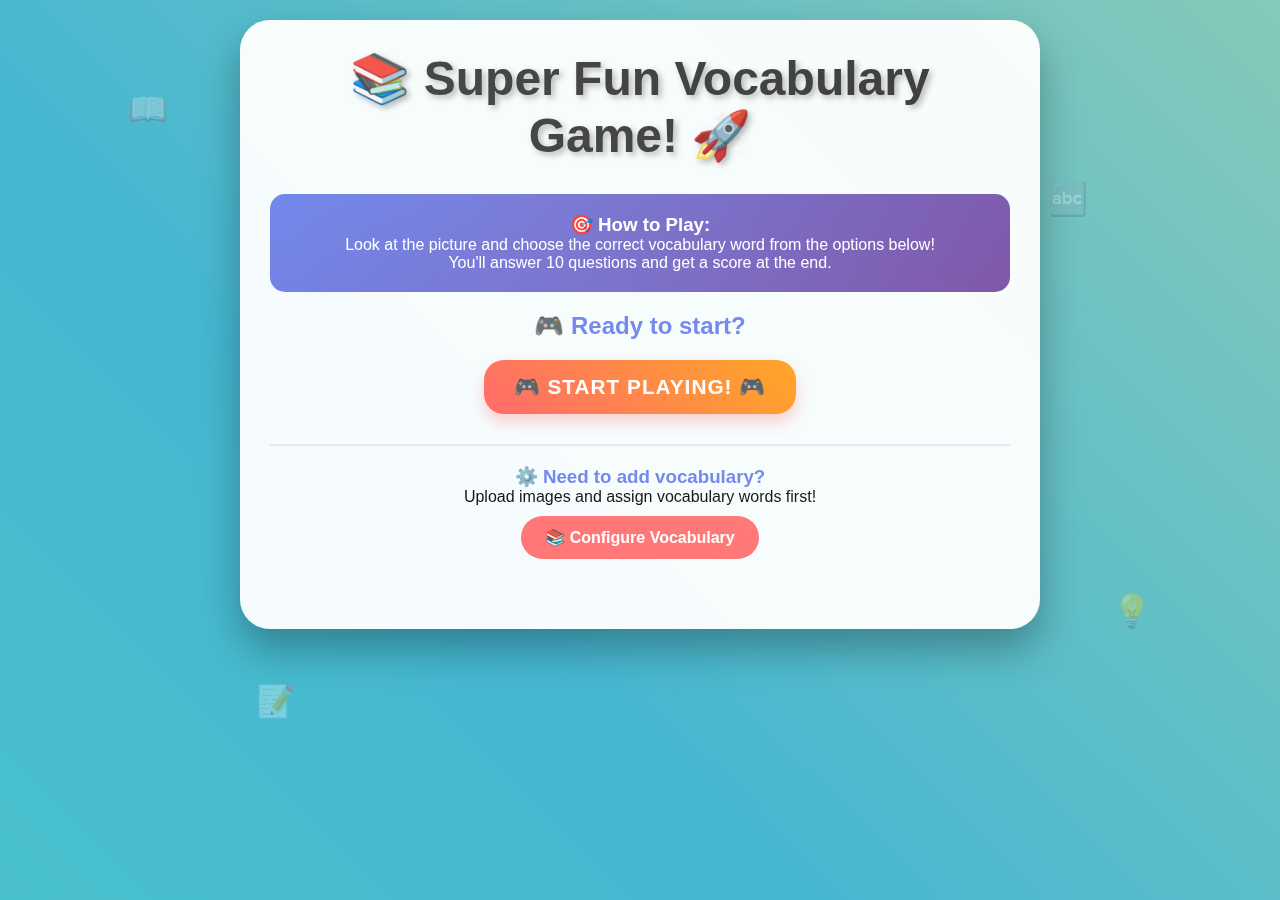
<file: static/vocabulary_game.html>
<!DOCTYPE html>
<html lang="en">
<head>
    <meta charset="UTF-8">
    <meta name="viewport" content="width=device-width, initial-scale=1.0">
    <title>📚 Super Fun Vocabulary Game! 📚</title>
    <link rel="stylesheet" href="/static/math_game.css">
    <style>
        .vocabulary-question-image {
            max-width: 300px;
            max-height: 200px;
            object-fit: cover;
            border-radius: 15px;
            margin: 20px auto;
            display: block;
            box-shadow: 0 8px 32px rgba(31, 38, 135, 0.37);
            border: 3px solid #fff;
        }
        .question-container {
            text-align: center;
        }
        .vocabulary-symbols {
            position: fixed;
            font-size: 2rem;
            color: rgba(102, 126, 234, 0.3);
            animation: float 6s ease-in-out infinite;
            pointer-events: none;
            z-index: -1;
        }
        .vocabulary-symbols:nth-child(1) { top: 10%; left: 10%; animation-delay: 0s; }
        .vocabulary-symbols:nth-child(2) { top: 20%; right: 15%; animation-delay: 1s; }
        .vocabulary-symbols:nth-child(3) { bottom: 20%; left: 20%; animation-delay: 2s; }
        .vocabulary-symbols:nth-child(4) { bottom: 30%; right: 10%; animation-delay: 3s; }
        
        @keyframes float {
            0%, 100% { transform: translateY(0px) rotate(0deg); }
            25% { transform: translateY(-20px) rotate(5deg); }
            50% { transform: translateY(-10px) rotate(-5deg); }
            75% { transform: translateY(-15px) rotate(3deg); }
        }
        
        .setup-section h2 {
            color: #667eea;
            margin-bottom: 20px;
        }
        .setup-instructions {
            background: linear-gradient(135deg, #667eea 0%, #764ba2 100%);
            color: white;
            padding: 20px;
            border-radius: 15px;
            margin-bottom: 20px;
        }
        .config-link {
            display: inline-block;
            margin: 10px;
            padding: 12px 24px;
            background: #ff6b6b;
            color: white;
            text-decoration: none;
            border-radius: 25px;
            font-weight: bold;
            transition: all 0.3s ease;
        }
        .config-link:hover {
            background: #ff5252;
            transform: translateY(-2px);
        }
    </style>
</head>
<body>
    <!-- Floating vocabulary symbols -->
    <div class="vocabulary-symbols">📖</div>
    <div class="vocabulary-symbols">🔤</div>
    <div class="vocabulary-symbols">📝</div>
    <div class="vocabulary-symbols">💡</div>

    <div class="container">
        <h1>📚 Super Fun Vocabulary Game! 🚀</h1>
        
        <!-- Setup Section -->
        <div id="setup-section" class="setup-section">
            <div class="setup-instructions">
                <h3>🎯 How to Play:</h3>
                <p>Look at the picture and choose the correct vocabulary word from the options below!</p>
                <p>You'll answer 10 questions and get a score at the end.</p>
            </div>
            
            <h2>🎮 Ready to start?</h2>
            <button class="btn btn-primary" onclick="startGame()">🎮 Start Playing! 🎮</button>
            
            <div style="margin-top: 30px; padding-top: 20px; border-top: 2px solid #e1e8ed;">
                <h3 style="color: #667eea;">⚙️ Need to add vocabulary?</h3>
                <p>Upload images and assign vocabulary words first!</p>
                <a href="/vocabulary/config" class="config-link">📚 Configure Vocabulary</a>
            </div>
        </div>

        <!-- Game Section -->
        <div id="game-section" class="hidden">
            <div class="progress-bar">
                <div class="progress-fill" id="progress-fill" style="width: 0%"></div>
            </div>
            <div id="current-question">Question will appear here</div>
            <div class="text-center" style="margin: 20px 0;">
                <button class="btn btn-success" onclick="submitAnswer()" id="submit-btn" disabled>
                    ✨ Answer! ✨
                </button>
            </div>
        </div>

        <!-- Results Section -->
        <div id="results-section" class="hidden">
            <div class="score-display">
                <div class="score-number" id="final-score">0/10</div>
                <div class="motivation-message" id="motivation-message">Great job!</div>
                <div style="margin-top: 20px;">
                    <button class="btn btn-info" onclick="playAgain()">🔄 Play Again! 🔄</button>
                    <a href="/" class="btn btn-secondary" style="margin-left: 10px;">🏠 Home</a>
                </div>
            </div>
        </div>
    </div>

    <script>
        let currentGame = {
            questions: [],
            currentQuestionIndex: 0,
            userAnswers: [],
            correctAnswers: []
        };

        async function startGame() {
            try {
                const response = await fetch('/vocabulary/generate', {
                    method: 'POST',
                    headers: {
                        'Content-Type': 'application/json',
                    }
                });

                if (!response.ok) {
                    const errorData = await response.json();
                    throw new Error(errorData.detail || 'Failed to generate questions');
                }

                const data = await response.json();
                currentGame.questions = data.questions;
                currentGame.correctAnswers = data.questions.map(q => q.correct_answer);
                currentGame.currentQuestionIndex = 0;
                currentGame.userAnswers = [];

                // Hide setup, show game
                document.getElementById('setup-section').classList.add('hidden');
                document.getElementById('game-section').classList.remove('hidden');
                document.getElementById('results-section').classList.add('hidden');

                displayCurrentQuestion();
            } catch (error) {
                console.error('Error starting game:', error);
                let errorMessage = '😅 Oops! Something went wrong.';
                
                if (error.message.includes('Not enough vocabulary items')) {
                    errorMessage = '📚 You need at least 4 vocabulary items to play! Please configure some vocabulary first.';
                } else if (error.message.includes('Supabase not configured')) {
                    errorMessage = '⚙️ Supabase is not configured. Please check your environment variables.';
                }
                
                alert(errorMessage);
            }
        }

        function displayCurrentQuestion() {
            const question = currentGame.questions[currentGame.currentQuestionIndex];
            const questionContainer = document.getElementById('current-question');
            
            // Update progress bar
            const progress = ((currentGame.currentQuestionIndex + 1) / currentGame.questions.length) * 100;
            document.getElementById('progress-fill').style.width = progress + '%';

            questionContainer.innerHTML = `
                <div class="question-container">
                    <div class="question-number">
                        Question ${currentGame.currentQuestionIndex + 1} of ${currentGame.questions.length}
                    </div>
                    <img src="${question.image_url}" alt="Vocabulary question" class="vocabulary-question-image" loading="lazy">
                    <div class="question-text">What is this?</div>
                    <div class="options">
                        ${question.options.map((option, index) => `
                            <div class="option" onclick="selectOption('${option}', this)">
                                ${option}
                            </div>
                        `).join('')}
                    </div>
                </div>
            `;

            // Disable submit button until an option is selected
            document.getElementById('submit-btn').disabled = true;
        }

        function selectOption(value, element) {
            // Remove previous selections
            document.querySelectorAll('.option').forEach(opt => {
                opt.classList.remove('selected');
            });
            
            // Select current option
            element.classList.add('selected');
            currentGame.selectedAnswer = value;
            
            // Enable submit button
            document.getElementById('submit-btn').disabled = false;
        }

        function submitAnswer() {
            if (currentGame.selectedAnswer === undefined) {
                return;
            }

            // Store the answer
            currentGame.userAnswers.push(currentGame.selectedAnswer);
            currentGame.selectedAnswer = undefined;

            // Move to next question or show results
            currentGame.currentQuestionIndex++;
            
            if (currentGame.currentQuestionIndex < currentGame.questions.length) {
                displayCurrentQuestion();
            } else {
                showResults();
            }
        }

        async function showResults() {
            try {
                const response = await fetch('/vocabulary/check', {
                    method: 'POST',
                    headers: {
                        'Content-Type': 'application/json',
                    },
                    body: JSON.stringify({
                        answers: currentGame.userAnswers,
                        correct_answers: currentGame.correctAnswers
                    })
                });

                if (!response.ok) {
                    throw new Error('Failed to check answers');
                }

                const results = await response.json();
                
                // Hide game section, show results
                document.getElementById('game-section').classList.add('hidden');
                document.getElementById('results-section').classList.remove('hidden');

                // Display results
                document.getElementById('final-score').textContent = 
                    `${results.score}/${results.total} (${Math.round(results.percentage)}%)`;
                document.getElementById('motivation-message').textContent = results.message;

                // Add confetti for good scores
                if (results.percentage >= 70) {
                    createConfetti();
                }

            } catch (error) {
                console.error('Error checking answers:', error);
                alert('😅 Oops! Something went wrong checking your answers. 😅');
            }
        }

        function playAgain() {
            // Show setup section again
            document.getElementById('setup-section').classList.remove('hidden');
            document.getElementById('game-section').classList.add('hidden');
            document.getElementById('results-section').classList.add('hidden');
            
            // Reset game state
            currentGame = {
                questions: [],
                currentQuestionIndex: 0,
                userAnswers: [],
                correctAnswers: []
            };
        }

        function createConfetti() {
            const colors = ['#ff6b6b', '#4ecdc4', '#45b7d1', '#96ceb4', '#ffa726', '#ab47bc'];
            
            for (let i = 0; i < 50; i++) {
                setTimeout(() => {
                    const confetti = document.createElement('div');
                    confetti.className = 'confetti';
                    confetti.style.left = Math.random() * 100 + 'vw';
                    confetti.style.backgroundColor = colors[Math.floor(Math.random() * colors.length)];
                    confetti.style.animationDuration = (Math.random() * 3 + 2) + 's';
                    document.body.appendChild(confetti);
                    
                    // Remove confetti after animation
                    setTimeout(() => {
                        if (confetti.parentNode) {
                            confetti.parentNode.removeChild(confetti);
                        }
                    }, 5000);
                }, i * 100);
            }
        }

        // Allow Enter key to submit answers
        document.addEventListener('keydown', function(event) {
            if (event.key === 'Enter') {
                const submitBtn = document.getElementById('submit-btn');
                if (!submitBtn.disabled && !submitBtn.classList.contains('hidden')) {
                    submitAnswer();
                }
            }
        });

        // Add some extra fun with keyboard shortcuts
        document.addEventListener('keydown', function(event) {
            if (event.key >= '1' && event.key <= '4') {
                const options = document.querySelectorAll('.option');
                const optionIndex = parseInt(event.key) - 1;
                if (options[optionIndex]) {
                    const optionValue = options[optionIndex].textContent.trim();
                    selectOption(optionValue, options[optionIndex]);
                }
            }
        });
    </script>
</body>
</html>
</file>
<file: static/math_game.css>
/* Math Game CSS for Kids - Super Colorful and Fun! */

* {
    margin: 0;
    padding: 0;
    box-sizing: border-box;
}

body {
    font-family: 'Comic Sans MS', cursive, sans-serif;
    background: linear-gradient(45deg, #ff6b6b, #4ecdc4, #45b7d1, #96ceb4, #ffa726, #ab47bc);
    background-size: 400% 400%;
    animation: rainbowBackground 10s ease infinite;
    min-height: 100vh;
    padding: 20px;
    overflow-x: hidden;
}

@keyframes rainbowBackground {
    0% { background-position: 0% 50%; }
    50% { background-position: 100% 50%; }
    100% { background-position: 0% 50%; }
}

.container {
    max-width: 800px;
    margin: 0 auto;
    background: rgba(255, 255, 255, 0.95);
    border-radius: 30px;
    padding: 30px;
    box-shadow: 0 20px 40px rgba(0, 0, 0, 0.3);
    position: relative;
    overflow: hidden;
}

.container::before {
    content: '';
    position: absolute;
    top: -50%;
    left: -50%;
    width: 200%;
    height: 200%;
    background: linear-gradient(45deg, transparent, rgba(255, 255, 255, 0.1), transparent);
    animation: shine 3s infinite;
    pointer-events: none;
}

@keyframes shine {
    0% { transform: translateX(-100%) translateY(-100%) rotate(45deg); }
    100% { transform: translateX(100%) translateY(100%) rotate(45deg); }
}

h1 {
    text-align: center;
    font-size: 3em;
    color: #333;
    text-shadow: 3px 3px 6px rgba(0, 0, 0, 0.3);
    margin-bottom: 30px;
    animation: bounce 2s infinite;
}

@keyframes bounce {
    0%, 20%, 50%, 80%, 100% { transform: translateY(0); }
    40% { transform: translateY(-10px); }
    60% { transform: translateY(-5px); }
}

.setup-section {
    text-align: center;
    margin-bottom: 30px;
}

.setup-section label {
    font-size: 1.5em;
    color: #333;
    display: block;
    margin-bottom: 15px;
    font-weight: bold;
}

.setup-section input {
    font-size: 1.3em;
    padding: 15px;
    border: 3px solid #ff6b6b;
    border-radius: 15px;
    width: 200px;
    text-align: center;
    background: linear-gradient(45deg, #fff, #f8f9fa);
    transition: all 0.3s ease;
}

.setup-section input:focus {
    outline: none;
    border-color: #4ecdc4;
    transform: scale(1.05);
    box-shadow: 0 0 20px rgba(78, 205, 196, 0.5);
}

.btn {
    font-size: 1.3em;
    padding: 15px 30px;
    border: none;
    border-radius: 20px;
    cursor: pointer;
    font-weight: bold;
    transition: all 0.3s ease;
    text-transform: uppercase;
    letter-spacing: 1px;
    position: relative;
    overflow: hidden;
}

.btn-primary {
    background: linear-gradient(45deg, #ff6b6b, #ffa726);
    color: white;
    box-shadow: 0 8px 15px rgba(255, 107, 107, 0.3);
}

.btn-success {
    background: linear-gradient(45deg, #4ecdc4, #96ceb4);
    color: white;
    box-shadow: 0 8px 15px rgba(78, 205, 196, 0.3);
}

.btn-info {
    background: linear-gradient(45deg, #45b7d1, #74b9ff);
    color: white;
    box-shadow: 0 8px 15px rgba(69, 183, 209, 0.3);
}

.btn:hover {
    transform: translateY(-3px) scale(1.05);
    box-shadow: 0 15px 25px rgba(0, 0, 0, 0.2);
}

.btn:active {
    transform: translateY(0) scale(0.98);
}

.btn::before {
    content: '';
    position: absolute;
    top: 50%;
    left: 50%;
    width: 0;
    height: 0;
    background: rgba(255, 255, 255, 0.3);
    border-radius: 50%;
    transform: translate(-50%, -50%);
    transition: width 0.6s, height 0.6s;
}

.btn:hover::before {
    width: 300px;
    height: 300px;
}

.question-container {
    background: linear-gradient(135deg, #667eea 0%, #764ba2 100%);
    border-radius: 20px;
    padding: 25px;
    margin: 20px 0;
    color: white;
    box-shadow: 0 10px 20px rgba(0, 0, 0, 0.2);
    position: relative;
}

.question-container::before {
    content: '🎯';
    position: absolute;
    top: 10px;
    right: 15px;
    font-size: 2em;
    animation: spin 4s linear infinite;
}

@keyframes spin {
    from { transform: rotate(0deg); }
    to { transform: rotate(360deg); }
}

.question-number {
    font-size: 1.2em;
    font-weight: bold;
    margin-bottom: 10px;
    color: #ffeb3b;
}

.question-text {
    font-size: 2em;
    font-weight: bold;
    margin: 15px 0;
    text-align: center;
    text-shadow: 2px 2px 4px rgba(0, 0, 0, 0.3);
}

.options {
    display: grid;
    grid-template-columns: 1fr 1fr;
    gap: 15px;
    margin-top: 20px;
}

.option {
    background: linear-gradient(45deg, #ff9a9e, #fecfef);
    border: 3px solid transparent;
    border-radius: 15px;
    padding: 15px;
    font-size: 1.3em;
    font-weight: bold;
    color: #333;
    cursor: pointer;
    transition: all 0.3s ease;
    text-align: center;
    position: relative;
    overflow: hidden;
}

.option:hover {
    background: linear-gradient(45deg, #ffeaa7, #fab1a0);
    transform: scale(1.05);
    box-shadow: 0 8px 15px rgba(0, 0, 0, 0.2);
}

.option.selected {
    background: linear-gradient(45deg, #00b894, #00cec9);
    color: white;
    border-color: #fff;
    box-shadow: 0 0 20px rgba(0, 184, 148, 0.5);
}

.option::before {
    content: '';
    position: absolute;
    top: 0;
    left: -100%;
    width: 100%;
    height: 100%;
    background: linear-gradient(90deg, transparent, rgba(255, 255, 255, 0.4), transparent);
    transition: left 0.5s;
}

.option:hover::before {
    left: 100%;
}

.progress-bar {
    background: linear-gradient(45deg, #ddd, #f0f0f0);
    border-radius: 15px;
    height: 20px;
    margin: 20px 0;
    overflow: hidden;
    position: relative;
}

.progress-fill {
    background: linear-gradient(45deg, #ff6b6b, #ffa726, #4ecdc4, #45b7d1);
    height: 100%;
    border-radius: 15px;
    transition: width 0.5s ease;
    position: relative;
}

.progress-fill::after {
    content: '';
    position: absolute;
    top: 0;
    left: 0;
    right: 0;
    bottom: 0;
    background: linear-gradient(45deg, transparent 30%, rgba(255, 255, 255, 0.3) 50%, transparent 70%);
    animation: progressShine 2s infinite;
}

@keyframes progressShine {
    0% { transform: translateX(-100%); }
    100% { transform: translateX(100%); }
}

.score-display {
    background: linear-gradient(135deg, #667eea 0%, #764ba2 100%);
    color: white;
    padding: 30px;
    border-radius: 20px;
    text-align: center;
    margin: 30px 0;
    box-shadow: 0 15px 30px rgba(0, 0, 0, 0.3);
    position: relative;
    overflow: hidden;
}

.score-display::before {
    content: '';
    position: absolute;
    top: -50%;
    left: -50%;
    width: 200%;
    height: 200%;
    background: linear-gradient(45deg, transparent, rgba(255, 255, 255, 0.1), transparent);
    animation: celebrationShine 2s infinite;
}

@keyframes celebrationShine {
    0% { transform: rotate(0deg); }
    100% { transform: rotate(360deg); }
}

.score-number {
    font-size: 3em;
    font-weight: bold;
    margin: 10px 0;
    text-shadow: 3px 3px 6px rgba(0, 0, 0, 0.3);
}

.motivation-message {
    font-size: 1.5em;
    margin: 20px 0;
    font-weight: bold;
    animation: pulse 1.5s infinite;
}

@keyframes pulse {
    0% { transform: scale(1); }
    50% { transform: scale(1.05); }
    100% { transform: scale(1); }
}

.hidden {
    display: none;
}

.confetti {
    position: fixed;
    top: -10px;
    background: #ff6b6b;
    width: 10px;
    height: 10px;
    animation: confetti-fall 3s linear infinite;
    z-index: 1000;
}

.confetti:nth-child(odd) {
    background: #4ecdc4;
    animation-duration: 2.5s;
}

.confetti:nth-child(even) {
    background: #ffa726;
    animation-duration: 3.5s;
}

@keyframes confetti-fall {
    0% { transform: translateY(-10px) rotate(0deg); }
    100% { transform: translateY(100vh) rotate(360deg); }
}

/* Floating math symbols */
.math-symbol {
    position: fixed;
    font-size: 2em;
    color: rgba(255, 255, 255, 0.3);
    pointer-events: none;
    animation: float 6s ease-in-out infinite;
    z-index: -1;
}

@keyframes float {
    0%, 100% { transform: translateY(0px) rotate(0deg); }
    50% { transform: translateY(-20px) rotate(180deg); }
}

.math-symbol:nth-child(1) { top: 10%; left: 10%; animation-delay: 0s; }
.math-symbol:nth-child(2) { top: 20%; right: 10%; animation-delay: 1s; }
.math-symbol:nth-child(3) { top: 60%; left: 5%; animation-delay: 2s; }
.math-symbol:nth-child(4) { top: 80%; right: 20%; animation-delay: 3s; }

/* Responsive design */
@media (max-width: 768px) {
    .container {
        margin: 10px;
        padding: 20px;
    }
    
    h1 {
        font-size: 2em;
    }
    
    .question-text {
        font-size: 1.5em;
    }
    
    .options {
        grid-template-columns: 1fr;
    }
    
    .btn {
        font-size: 1.1em;
        padding: 12px 20px;
    }
}
</file>
<file: static/modern_design.css>
/* Modern Design System for Kidsedu - Inspired by reference style */

:root {
    /* Color Palette */
    --primary-blue: #4A6CF7;
    --secondary-blue: #9B59B6;
    --accent-orange: #FF6B35;
    --accent-teal: #26C6DA;
    --success-green: #2ECC71;
    --warning-yellow: #F39C12;
    --danger-red: #E74C3C;
    
    /* Gradients */
    --gradient-blue: linear-gradient(135deg, #4A6CF7 0%, #9B59B6 100%);
    --gradient-orange: linear-gradient(135deg, #FF6B35 0%, #FF8E68 100%);
    --gradient-teal: linear-gradient(135deg, #26C6DA 0%, #4FC3F7 100%);
    --gradient-success: linear-gradient(135deg, #2ECC71 0%, #58D68D 100%);
    
    /* Typography */
    --font-primary: 'SF Pro Display', -apple-system, BlinkMacSystemFont, 'Segoe UI', Roboto, sans-serif;
    --font-size-xs: 12px;
    --font-size-sm: 14px;
    --font-size-base: 16px;
    --font-size-lg: 18px;
    --font-size-xl: 24px;
    --font-size-2xl: 32px;
    --font-size-3xl: 48px;
    
    /* Spacing */
    --space-xs: 4px;
    --space-sm: 8px;
    --space-base: 16px;
    --space-lg: 24px;
    --space-xl: 32px;
    --space-2xl: 48px;
    
    /* Border Radius */
    --radius-sm: 8px;
    --radius-base: 12px;
    --radius-lg: 16px;
    --radius-xl: 20px;
    --radius-2xl: 24px;
    
    /* Shadows */
    --shadow-sm: 0 4px 12px rgba(0, 0, 0, 0.1);
    --shadow-base: 0 8px 24px rgba(0, 0, 0, 0.12);
    --shadow-lg: 0 12px 36px rgba(0, 0, 0, 0.15);
    --shadow-xl: 0 20px 48px rgba(0, 0, 0, 0.18);
}

* {
    margin: 0;
    padding: 0;
    box-sizing: border-box;
}

body {
    font-family: var(--font-primary);
    background: linear-gradient(135deg, #E8F5E8 0%, #F0F8FF 50%, #FFF8E7 100%);
    min-height: 100vh;
    color: #2D3748;
    line-height: 1.6;
}

/* Modern Container */
.modern-container {
    max-width: 1200px;
    margin: 0 auto;
    padding: var(--space-lg);
}

/* Card Components */
.modern-card {
    background: white;
    border-radius: var(--radius-lg);
    box-shadow: var(--shadow-base);
    padding: var(--space-xl);
    transition: all 0.3s ease;
    border: 1px solid rgba(255, 255, 255, 0.2);
}

.modern-card:hover {
    transform: translateY(-4px);
    box-shadow: var(--shadow-lg);
}

.modern-card-header {
    display: flex;
    align-items: center;
    gap: var(--space-base);
    margin-bottom: var(--space-lg);
}

.modern-card-icon {
    width: 48px;
    height: 48px;
    border-radius: var(--radius-base);
    display: flex;
    align-items: center;
    justify-content: center;
    font-size: var(--font-size-xl);
    color: white;
}

.modern-card-title {
    font-size: var(--font-size-xl);
    font-weight: 700;
    color: #2D3748;
    margin: 0;
}

.modern-card-subtitle {
    font-size: var(--font-size-sm);
    color: #718096;
    margin: 0;
}

/* Progress Components */
.modern-progress {
    background: #F7FAFC;
    border-radius: var(--radius-xl);
    height: 8px;
    overflow: hidden;
    margin: var(--space-base) 0;
}

.modern-progress-fill {
    height: 100%;
    border-radius: var(--radius-xl);
    transition: width 0.6s ease;
    background: var(--gradient-success);
}

.modern-progress-text {
    font-size: var(--font-size-sm);
    font-weight: 600;
    color: var(--primary-blue);
    text-align: right;
    margin-top: var(--space-xs);
}

/* Button Components */
.modern-btn {
    display: inline-flex;
    align-items: center;
    justify-content: center;
    gap: var(--space-sm);
    padding: var(--space-base) var(--space-xl);
    border-radius: var(--radius-xl);
    font-size: var(--font-size-base);
    font-weight: 600;
    text-decoration: none;
    border: none;
    cursor: pointer;
    transition: all 0.3s ease;
    min-height: 48px;
    position: relative;
    overflow: hidden;
}

.modern-btn::before {
    content: '';
    position: absolute;
    top: 50%;
    left: 50%;
    width: 0;
    height: 0;
    background: rgba(255, 255, 255, 0.2);
    border-radius: 50%;
    transition: all 0.5s ease;
    transform: translate(-50%, -50%);
}

.modern-btn:hover::before {
    width: 300px;
    height: 300px;
}

.modern-btn-primary {
    background: var(--gradient-blue);
    color: white;
    box-shadow: var(--shadow-sm);
}

.modern-btn-primary:hover {
    transform: translateY(-2px);
    box-shadow: var(--shadow-base);
}

.modern-btn-secondary {
    background: var(--gradient-orange);
    color: white;
    box-shadow: var(--shadow-sm);
}

.modern-btn-secondary:hover {
    transform: translateY(-2px);
    box-shadow: var(--shadow-base);
}

.modern-btn-success {
    background: var(--gradient-success);
    color: white;
    box-shadow: var(--shadow-sm);
}

.modern-btn-teal {
    background: var(--gradient-teal);
    color: white;
    box-shadow: var(--shadow-sm);
}

/* Grid Layouts */
.modern-grid {
    display: grid;
    gap: var(--space-xl);
}

.modern-grid-2 {
    grid-template-columns: repeat(auto-fit, minmax(300px, 1fr));
}

.modern-grid-3 {
    grid-template-columns: repeat(auto-fit, minmax(250px, 1fr));
}

.modern-grid-4 {
    grid-template-columns: repeat(auto-fit, minmax(200px, 1fr));
}

/* Game Specific Components */
.game-hero {
    text-align: center;
    padding: var(--space-2xl) 0;
    margin-bottom: var(--space-xl);
}

.game-hero h1 {
    font-size: var(--font-size-3xl);
    font-weight: 800;
    background: var(--gradient-blue);
    -webkit-background-clip: text;
    -webkit-text-fill-color: transparent;
    margin-bottom: var(--space-base);
}

.game-hero p {
    font-size: var(--font-size-lg);
    color: #718096;
    max-width: 600px;
    margin: 0 auto;
}

.question-card {
    background: white;
    border-radius: var(--radius-2xl);
    padding: var(--space-2xl);
    box-shadow: var(--shadow-lg);
    text-align: center;
    margin-bottom: var(--space-xl);
    border: 2px solid rgba(74, 108, 247, 0.1);
}

.question-number {
    font-size: var(--font-size-sm);
    font-weight: 600;
    color: var(--primary-blue);
    margin-bottom: var(--space-base);
}

.question-text {
    font-size: var(--font-size-2xl);
    font-weight: 700;
    color: #2D3748;
    margin-bottom: var(--space-xl);
}

.question-image {
    max-width: 280px;
    max-height: 200px;
    object-fit: cover;
    border-radius: var(--radius-lg);
    margin: var(--space-lg) auto;
    display: block;
    box-shadow: var(--shadow-base);
}

.options-grid {
    display: grid;
    grid-template-columns: repeat(auto-fit, minmax(120px, 1fr));
    gap: var(--space-base);
    margin: var(--space-xl) 0;
}

.option-card {
    background: #F7FAFC;
    border: 2px solid transparent;
    border-radius: var(--radius-lg);
    padding: var(--space-lg);
    cursor: pointer;
    transition: all 0.3s ease;
    font-size: var(--font-size-lg);
    font-weight: 600;
    color: #4A5568;
}

.option-card:hover {
    background: #EDF2F7;
    transform: translateY(-2px);
    box-shadow: var(--shadow-sm);
}

.option-card.selected {
    background: var(--gradient-blue);
    color: white;
    border-color: var(--primary-blue);
    transform: translateY(-2px);
    box-shadow: var(--shadow-base);
}

/* Results Components */
.results-card {
    background: var(--gradient-success);
    border-radius: var(--radius-2xl);
    padding: var(--space-2xl);
    text-align: center;
    color: white;
    box-shadow: var(--shadow-xl);
}

.results-score {
    font-size: var(--font-size-3xl);
    font-weight: 800;
    margin-bottom: var(--space-base);
}

.results-message {
    font-size: var(--font-size-lg);
    margin-bottom: var(--space-xl);
    opacity: 0.9;
}

/* Status Indicators */
.status-badge {
    display: inline-flex;
    align-items: center;
    gap: var(--space-xs);
    padding: var(--space-xs) var(--space-base);
    border-radius: var(--radius-xl);
    font-size: var(--font-size-xs);
    font-weight: 600;
    text-transform: uppercase;
    letter-spacing: 0.5px;
}

.status-assigned {
    background: rgba(46, 204, 113, 0.1);
    color: var(--success-green);
}

.status-pending {
    background: rgba(243, 156, 18, 0.1);
    color: var(--warning-yellow);
}

/* Floating Elements */
.floating-element {
    position: fixed;
    font-size: 2rem;
    opacity: 0.1;
    animation: float 8s ease-in-out infinite;
    pointer-events: none;
    z-index: -1;
}

@keyframes float {
    0%, 100% { transform: translateY(0px) rotate(0deg); opacity: 0.1; }
    25% { transform: translateY(-20px) rotate(10deg); opacity: 0.2; }
    50% { transform: translateY(-10px) rotate(-10deg); opacity: 0.15; }
    75% { transform: translateY(-15px) rotate(5deg); opacity: 0.2; }
}

/* Responsive Design */
@media (max-width: 768px) {
    .modern-container {
        padding: var(--space-base);
    }
    
    .game-hero h1 {
        font-size: var(--font-size-2xl);
    }
    
    .question-text {
        font-size: var(--font-size-xl);
    }
    
    .modern-grid-2,
    .modern-grid-3,
    .modern-grid-4 {
        grid-template-columns: 1fr;
    }
    
    .options-grid {
        grid-template-columns: 1fr;
    }
}

/* Animation Classes */
@keyframes slideInUp {
    from {
        opacity: 0;
        transform: translateY(30px);
    }
    to {
        opacity: 1;
        transform: translateY(0);
    }
}

.animate-slide-in {
    animation: slideInUp 0.5s ease forwards;
}

@keyframes pulse {
    0%, 100% { transform: scale(1); }
    50% { transform: scale(1.05); }
}

.animate-pulse {
    animation: pulse 2s ease-in-out infinite;
}

/* Confetti Animation */
.confetti {
    position: fixed;
    width: 10px;
    height: 10px;
    background: var(--gradient-orange);
    border-radius: 50%;
    animation: confetti-fall 5s linear forwards;
    z-index: 1000;
}

@keyframes confetti-fall {
    from {
        transform: translateY(-100vh) rotate(0deg);
        opacity: 1;
    }
    to {
        transform: translateY(100vh) rotate(720deg);
        opacity: 0;
    }
}
</file>
